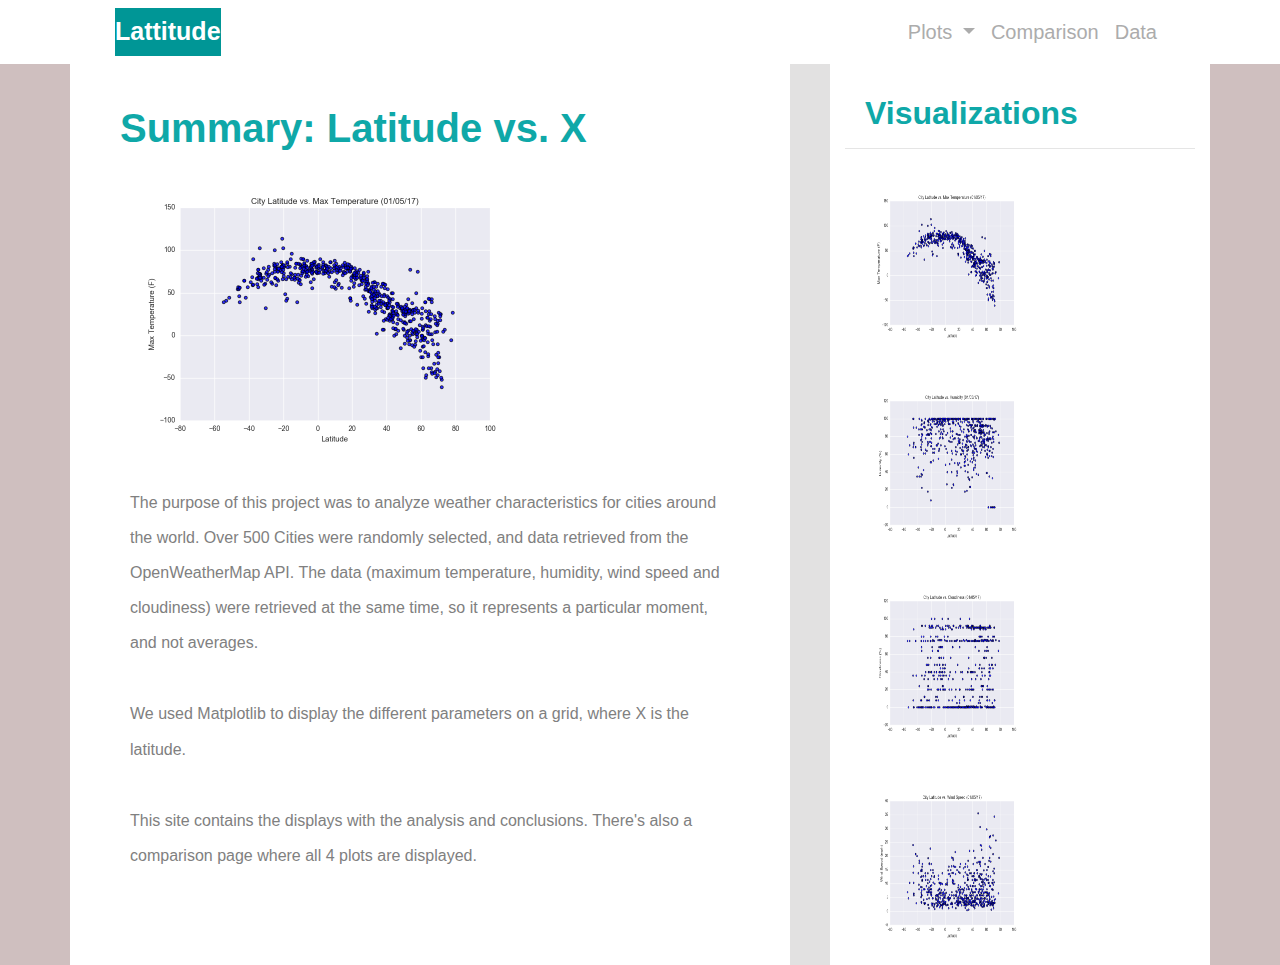
<file: index.html>
<!DOCTYPE html>
<html lang="en-us">

<head>
  <meta charset="UTF-8">
  <title>LATTITUDE</title>
  <link rel="stylesheet" href="https://stackpath.bootstrapcdn.com/bootstrap/4.3.1/css/bootstrap.min.css" integrity="sha384-ggOyR0iXCbMQv3Xipma34MD+dH/1fQ784/j6cY/iJTQUOhcWr7x9JvoRxT2MZw1T" crossorigin="anonymous">

  <script src="https://code.jquery.com/jquery-3.3.1.slim.min.js" integrity="sha384-q8i/X+965DzO0rT7abK41JStQIAqVgRVzpbzo5smXKp4YfRvH+8abtTE1Pi6jizo" crossorigin="anonymous"></script>
  <script src="https://cdnjs.cloudflare.com/ajax/libs/popper.js/1.14.7/umd/popper.min.js" integrity="sha384-UO2eT0CpHqdSJQ6hJty5KVphtPhzWj9WO1clHTMGa3JDZwrnQq4sF86dIHNDz0W1" crossorigin="anonymous"></script>
  <script src="https://stackpath.bootstrapcdn.com/bootstrap/4.3.1/js/bootstrap.min.js" integrity="sha384-JjSmVgyd0p3pXB1rRibZUAYoIIy6OrQ6VrjIEaFf/nJGzIxFDsf4x0xIM+B07jRM" crossorigin="anonymous"></script>

  <link rel="stylesheet" href="style.css">
  <style>
      body {background-color:rgb(207, 191, 191)}
</style>
</head>

<body >
  <nav class="navbar navbar-expand-lg">
      <div class="container-fluid">
        <div class="navbar-header">
          <a class="navbar-brand" href="index.html">Lattitude</a>
        </div>
    <button class="navbar-toggler" type="button" data-toggle="collapse" data-target="#navbarSupportedContent" aria-controls="navbarSupportedContent" aria-expanded="false" aria-label="Toggle navigation">
      <span class="navbar-toggler-icon"></span>
    </button>
    <div class="collapse navbar-collapse" id="navbarSupportedContent">
      <ul class="navbar-nav ml-auto">
            <li class="nav-item dropdown">
                    <a class="nav-link dropdown-toggle" href="#" id="navbarDropdown" role="button" data-toggle="dropdown" aria-haspopup="true" aria-expanded="false">
                      Plots
                    </a>
                    <div class="dropdown-menu" aria-labelledby="navbarDropdown">
                            <a class="dropdown-item" href="maxtemp.html">Maximum Temperature</a>
                            <a class="dropdown-item" href="humidity.html">Humidity</a>
                            <a class="dropdown-item" href="cloudiness.html">Cloudiness</a>
                            <a class="dropdown-item" href="windspeed.html">Wind Speed</a>
                    </div>
                  </li>
        <li class="nav-item active">
          <a class="nav-link" href="#">Comparison </a>
        </li>
        <li class="nav-item active">
          <a class="nav-link" href="datasheet.htm">Data </a>
        </li>
      </ul>
    </div>
    </div>
  </nav>

  <div class="container">
      <div class=row>
        <div class="col-lg-8 col-sm-12">
        <h1>Summary: Latitude vs. X</h1>
        <img src="Resources/assets/images/Fig1.png" alt="Lattitude Landing example" height = 275 width=400 align=”left”>
        <p>The purpose of this project was to analyze weather characteristics for cities around the world. Over 500 Cities were randomly selected,
           and data retrieved from the OpenWeatherMap API. The data (maximum temperature, humidity, wind speed and cloudiness) were retrieved at the same time, 
           so it represents a particular moment, and not averages.</p>
        <p>We used Matplotlib to display the different parameters on a grid, where X is the latitude.</p>
        <p>This site contains the displays with the analysis and conclusions. There's also a comparison page where 
            all 4 plots are displayed.
          </p>
          </div>
          <div class="col-md-4 col-sm-12">
          <h2>Visualizations</h2>
          <hr>
              <div class= "col-md-6 col-sm-3">
                  <a href="maxtemp.html">
                  <img src="Resources/assets/images/Fig1.png" alt="maxtemp" height="160" width="160"> 
                  </a>
              </div> 
              <div class= "col-md-6 col-sm-3">
                  <a href="humidity.html">
                  <img src="Resources/assets/images/Fig2.png" alt="humidity" height="160" width="160">
                  </a>
              </div> 
              <div class= "col-md-6 col-sm-3">
                  <a href="cloudiness.html">
                   <img src="Resources/assets/images/Fig3.png" alt="cloudiness" height="160" width="160">
                   </a>
              </div> 
              <div class= "col-md-6 col-sm-3">
                  <a href="windspeed.html">
                    <img src="Resources/assets/images/Fig4.png" alt="windspeed" height="160" width="160">
                    </a>
              </div> 
            </div>
        </div>
  </div>
  </body>
  </html>
</file>
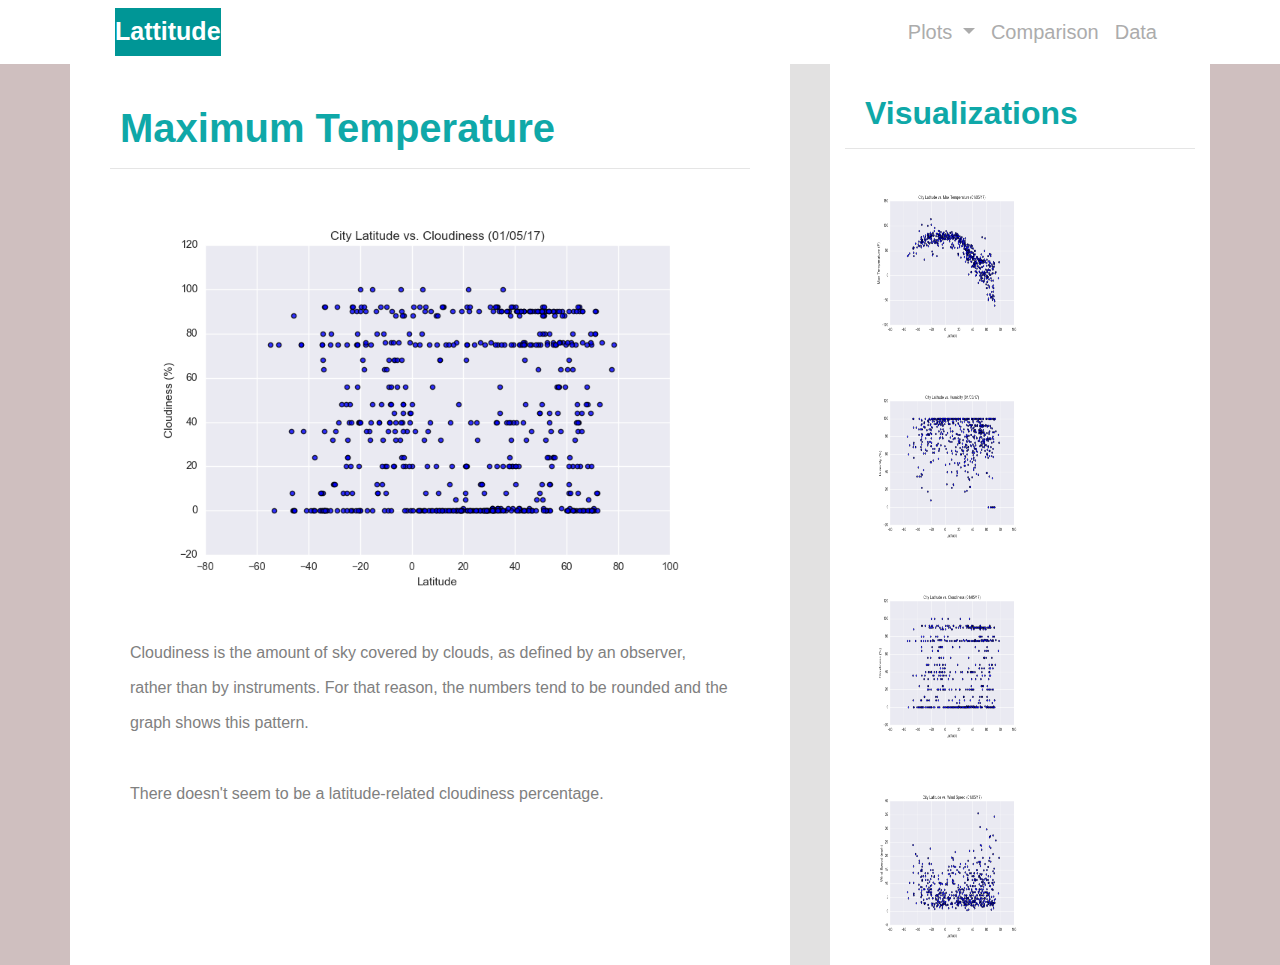
<file: cloudiness.html>
<!DOCTYPE html>
<html lang="en-us">

<head>
  <meta charset="UTF-8">
  <title>CLOUDINESS</title>
  <link rel="stylesheet" href="https://stackpath.bootstrapcdn.com/bootstrap/4.3.1/css/bootstrap.min.css" integrity="sha384-ggOyR0iXCbMQv3Xipma34MD+dH/1fQ784/j6cY/iJTQUOhcWr7x9JvoRxT2MZw1T" crossorigin="anonymous">

  <script src="https://code.jquery.com/jquery-3.3.1.slim.min.js" integrity="sha384-q8i/X+965DzO0rT7abK41JStQIAqVgRVzpbzo5smXKp4YfRvH+8abtTE1Pi6jizo" crossorigin="anonymous"></script>
  <script src="https://cdnjs.cloudflare.com/ajax/libs/popper.js/1.14.7/umd/popper.min.js" integrity="sha384-UO2eT0CpHqdSJQ6hJty5KVphtPhzWj9WO1clHTMGa3JDZwrnQq4sF86dIHNDz0W1" crossorigin="anonymous"></script>
  <script src="https://stackpath.bootstrapcdn.com/bootstrap/4.3.1/js/bootstrap.min.js" integrity="sha384-JjSmVgyd0p3pXB1rRibZUAYoIIy6OrQ6VrjIEaFf/nJGzIxFDsf4x0xIM+B07jRM" crossorigin="anonymous"></script>

  <link rel="stylesheet" href="style.css">
  <style>
      body {background-color:rgb(207, 191, 191)}
</style>
</head>

<body >
  <nav class="navbar navbar-expand-lg">
      <div class="container-fluid">
        <div class="navbar-header">
          <a class="navbar-brand" href="index.html">Lattitude</a>
        </div>
    <button class="navbar-toggler" type="button" data-toggle="collapse" data-target="#navbarSupportedContent" aria-controls="navbarSupportedContent" aria-expanded="false" aria-label="Toggle navigation">
      <span class="navbar-toggler-icon"></span>
    </button>
    <div class="collapse navbar-collapse" id="navbarSupportedContent">
      <ul class="navbar-nav ml-auto">
            <li class="nav-item dropdown">
                    <a class="nav-link dropdown-toggle" href="#" id="navbarDropdown" role="button" data-toggle="dropdown" aria-haspopup="true" aria-expanded="false">
                      Plots
                    </a>
                    <div class="dropdown-menu" aria-labelledby="navbarDropdown">
                            <a class="dropdown-item" href="maxtemp.html">Maximum Temperature</a>
                            <a class="dropdown-item" href="humidity.html">Humidity</a>
                            <a class="dropdown-item" href="cloudiness.html">Cloudiness</a>
                            <a class="dropdown-item" href="windspeed.html">Wind Speed</a>
                    </div>
                  </li>
        <li class="nav-item active">
          <a class="nav-link" href="#">Comparison </a>
        </li>
        <li class="nav-item active">
          <a class="nav-link" href="datasheet.htm">Data </a>
        </li>
      </ul>
    </div>
    </div>
  </nav>
    
    <div class="container">
          <div class="row">
            <div class="col-lg-8 col-sm-12">
              <h1>Maximum Temperature</h1>
              <hr>
                <img src="Resources/assets/images/Fig3.png" alt="maxtemp" height="400" width="600" align="center">
                <p>Cloudiness is the amount of sky covered by clouds, as defined by an observer, rather than by instruments. For that reason, the numbers tend to be rounded and the graph shows this pattern.
                </p>
                <p>There doesn't seem to be a latitude-related cloudiness percentage.</p>
            </div>
            <div class="col-md-4 col-sm-12">
                <h2>Visualizations</h2>
                <hr>
                    <div class= "col-md-6 col-sm-3">
                        <a href="maxtemp.html">
                        <img src="Resources/assets/images/Fig1.png" alt="maxtemp" height="160" width="160"> 
                        </a>
                    </div> 
                    <div class= "col-md-6 col-sm-3">
                        <a href="humidity.html">
                        <img src="Resources/assets/images/Fig2.png" alt="humidity" height="160" width="160">
                        </a>
                    </div> 
                    <div class= "col-md-6 col-sm-3">
                        <a href="cloudiness.html">
                         <img src="Resources/assets/images/Fig3.png" alt="cloudiness" height="160" width="160">
                         </a>
                    </div> 
                    <div class= "col-md-6 col-sm-3">
                        <a href="windspeed.html">
                          <img src="Resources/assets/images/Fig4.png" alt="windspeed" height="160" width="160">
                          </a>
                    </div> 
                  </div>
        </div>
    </div>
</body>
</html>
</file>
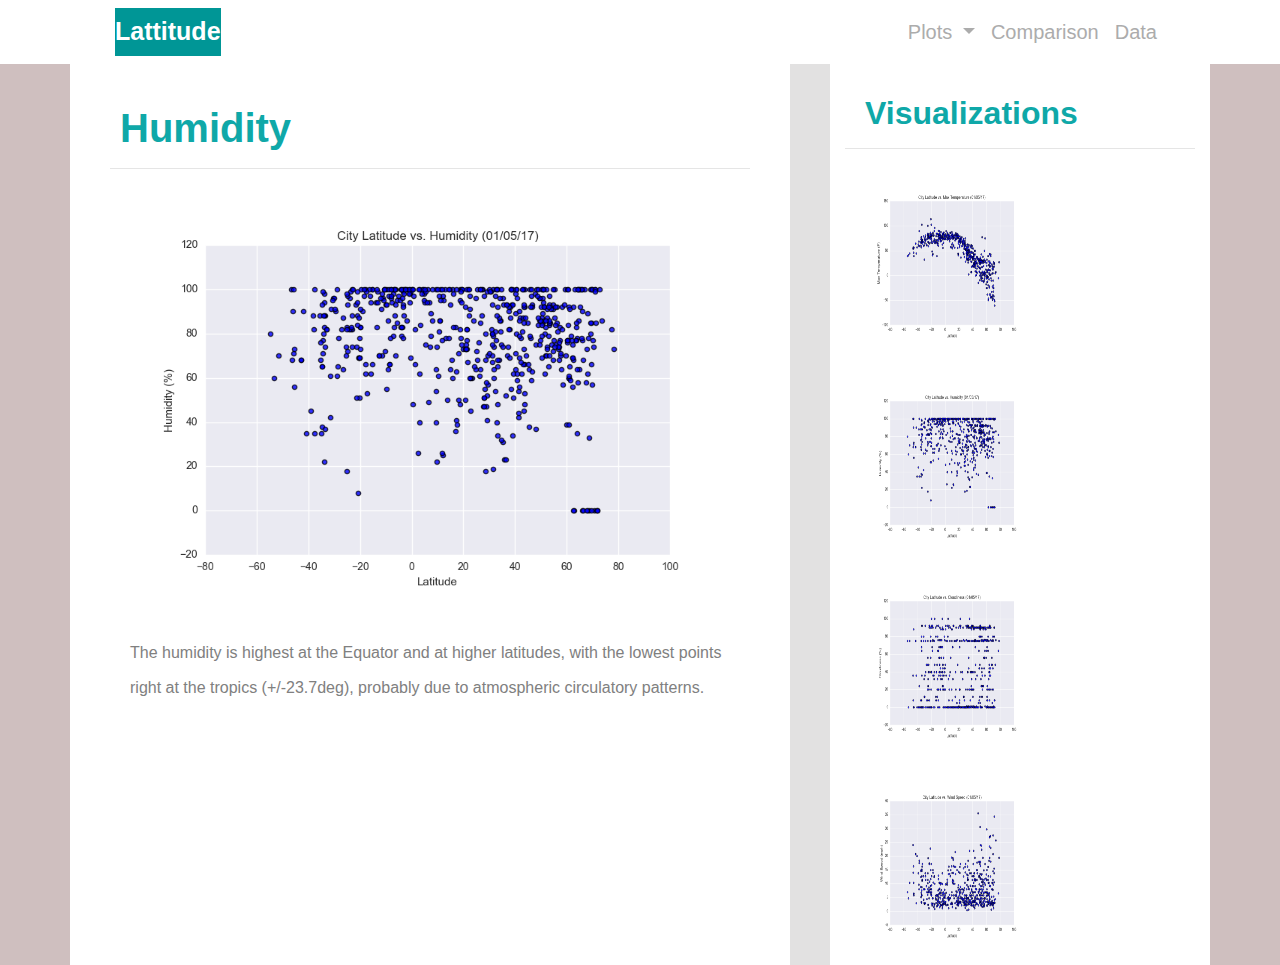
<file: humidity.html>
<!DOCTYPE html>
<html lang="en-us">

<head>
  <meta charset="UTF-8">
  <title>HUMIDITY</title>
  <link rel="stylesheet" href="https://stackpath.bootstrapcdn.com/bootstrap/4.3.1/css/bootstrap.min.css" integrity="sha384-ggOyR0iXCbMQv3Xipma34MD+dH/1fQ784/j6cY/iJTQUOhcWr7x9JvoRxT2MZw1T" crossorigin="anonymous">

  <script src="https://code.jquery.com/jquery-3.3.1.slim.min.js" integrity="sha384-q8i/X+965DzO0rT7abK41JStQIAqVgRVzpbzo5smXKp4YfRvH+8abtTE1Pi6jizo" crossorigin="anonymous"></script>
  <script src="https://cdnjs.cloudflare.com/ajax/libs/popper.js/1.14.7/umd/popper.min.js" integrity="sha384-UO2eT0CpHqdSJQ6hJty5KVphtPhzWj9WO1clHTMGa3JDZwrnQq4sF86dIHNDz0W1" crossorigin="anonymous"></script>
  <script src="https://stackpath.bootstrapcdn.com/bootstrap/4.3.1/js/bootstrap.min.js" integrity="sha384-JjSmVgyd0p3pXB1rRibZUAYoIIy6OrQ6VrjIEaFf/nJGzIxFDsf4x0xIM+B07jRM" crossorigin="anonymous"></script>

  <link rel="stylesheet" href="style.css">
  <style>
      body {background-color:rgb(207, 191, 191)}
</style>
</head>

<body >
  <nav class="navbar navbar-expand-lg">
      <div class="container-fluid">
        <div class="navbar-header">
          <a class="navbar-brand" href="index.html">Lattitude</a>
        </div>
    <button class="navbar-toggler" type="button" data-toggle="collapse" data-target="#navbarSupportedContent" aria-controls="navbarSupportedContent" aria-expanded="false" aria-label="Toggle navigation">
      <span class="navbar-toggler-icon"></span>
    </button>
    <div class="collapse navbar-collapse" id="navbarSupportedContent">
      <ul class="navbar-nav ml-auto">
            <li class="nav-item dropdown">
                    <a class="nav-link dropdown-toggle" href="#" id="navbarDropdown" role="button" data-toggle="dropdown" aria-haspopup="true" aria-expanded="false">
                      Plots
                    </a>
                    <div class="dropdown-menu" aria-labelledby="navbarDropdown">
                            <a class="dropdown-item" href="maxtemp.html">Maximum Temperature</a>
                            <a class="dropdown-item" href="humidity.html">Humidity</a>
                            <a class="dropdown-item" href="cloudiness.html">Cloudiness</a>
                            <a class="dropdown-item" href="windspeed.html">Wind Speed</a>
                    </div>
                  </li>
        <li class="nav-item active">
          <a class="nav-link" href="#">Comparison </a>
        </li>
        <li class="nav-item active">
          <a class="nav-link" href="datasheet.htm">Data </a>
        </li>
      </ul>
    </div>
    </div>
  </nav>
    
    <div class="container">
          <div class="row">
            <div class="col-lg-8 col-sm-12">
              <h1>Humidity</h1>
              <hr>
                <img src="Resources/assets/images/Fig2.png" alt="maxtemp" height="400" width="600" align="center">
                <p>The humidity is highest at the Equator and at higher latitudes, with the lowest points right at the tropics (+/-23.7deg), probably due to atmospheric circulatory patterns.
                </p>
            </div>
            <div class="col-md-4 col-sm-12">
                <h2>Visualizations</h2>
                <hr>
                    <div class= "col-md-6 col-sm-3">
                        <a href="maxtemp.html">
                        <img src="Resources/assets/images/Fig1.png" alt="maxtemp" height="160" width="160"> 
                        </a>
                    </div> 
                    <div class= "col-md-6 col-sm-3">
                        <a href="humidity.html">
                        <img src="Resources/assets/images/Fig2.png" alt="humidity" height="160" width="160">
                        </a>
                    </div> 
                    <div class= "col-md-6 col-sm-3">
                        <a href="cloudiness.html">
                         <img src="Resources/assets/images/Fig3.png" alt="cloudiness" height="160" width="160">
                         </a>
                    </div> 
                    <div class= "col-md-6 col-sm-3">
                        <a href="windspeed.html">
                          <img src="Resources/assets/images/Fig4.png" alt="windspeed" height="160" width="160">
                          </a>
                    </div> 
                  </div>
        </div>
    </div>
</body>
</html>
</file>
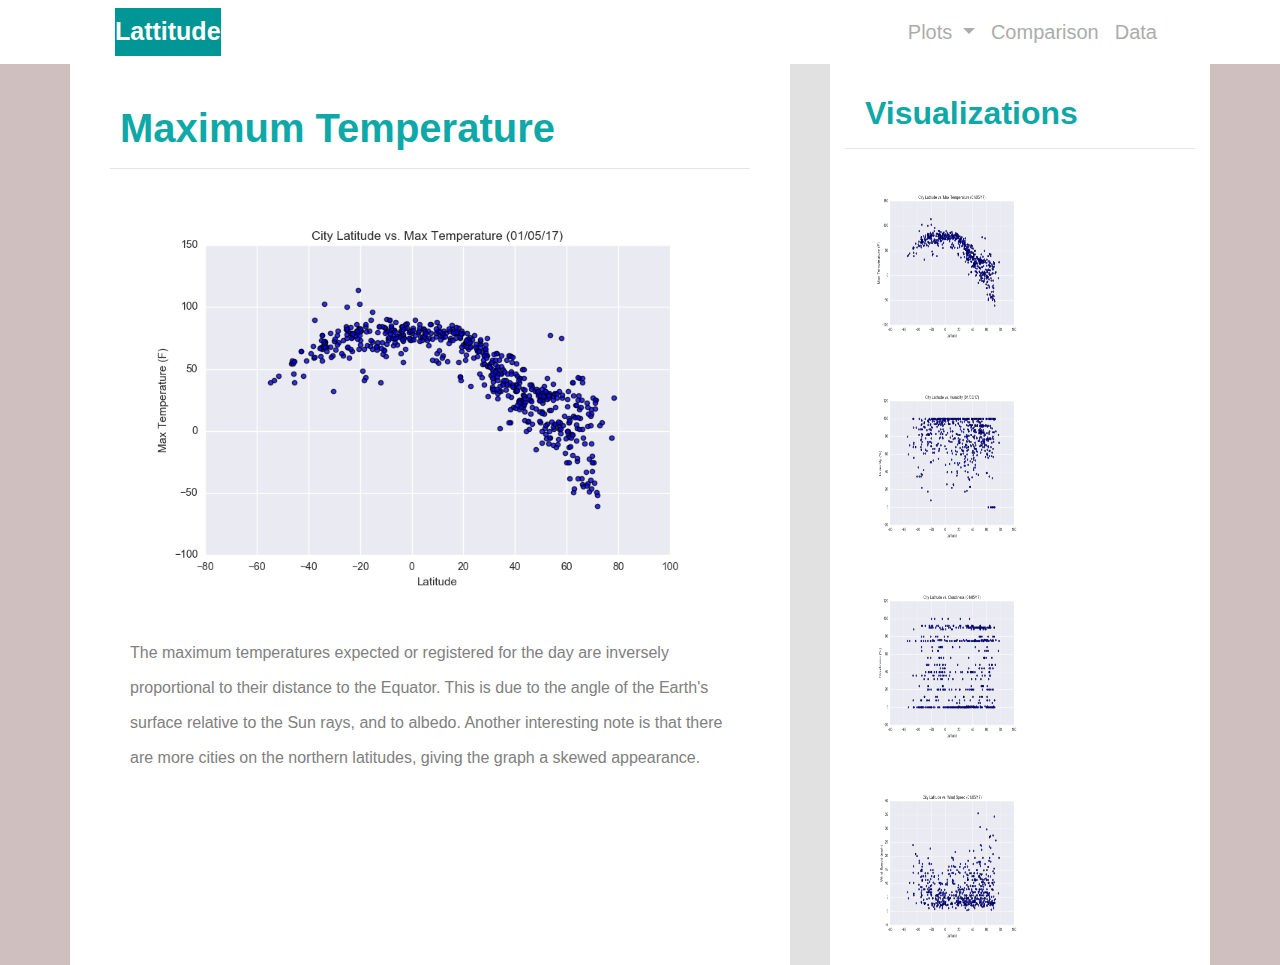
<file: maxtemp.html>
<!DOCTYPE html>
<html lang="en-us">

<head>
  <meta charset="UTF-8">
  <title>LATTITUDE</title>
  <link rel="stylesheet" href="https://stackpath.bootstrapcdn.com/bootstrap/4.3.1/css/bootstrap.min.css" integrity="sha384-ggOyR0iXCbMQv3Xipma34MD+dH/1fQ784/j6cY/iJTQUOhcWr7x9JvoRxT2MZw1T" crossorigin="anonymous">

  <script src="https://code.jquery.com/jquery-3.3.1.slim.min.js" integrity="sha384-q8i/X+965DzO0rT7abK41JStQIAqVgRVzpbzo5smXKp4YfRvH+8abtTE1Pi6jizo" crossorigin="anonymous"></script>
  <script src="https://cdnjs.cloudflare.com/ajax/libs/popper.js/1.14.7/umd/popper.min.js" integrity="sha384-UO2eT0CpHqdSJQ6hJty5KVphtPhzWj9WO1clHTMGa3JDZwrnQq4sF86dIHNDz0W1" crossorigin="anonymous"></script>
  <script src="https://stackpath.bootstrapcdn.com/bootstrap/4.3.1/js/bootstrap.min.js" integrity="sha384-JjSmVgyd0p3pXB1rRibZUAYoIIy6OrQ6VrjIEaFf/nJGzIxFDsf4x0xIM+B07jRM" crossorigin="anonymous"></script>

  <link rel="stylesheet" href="style.css">
  <style>
      body {background-color:rgb(207, 191, 191)}
</style>
</head>

<body >
  <nav class="navbar navbar-expand-lg">
      <div class="container-fluid">
        <div class="navbar-header">
          <a class="navbar-brand" href="index.html">Lattitude</a>
        </div>
    <button class="navbar-toggler" type="button" data-toggle="collapse" data-target="#navbarSupportedContent" aria-controls="navbarSupportedContent" aria-expanded="false" aria-label="Toggle navigation">
      <span class="navbar-toggler-icon"></span>
    </button>
    <div class="collapse navbar-collapse" id="navbarSupportedContent">
      <ul class="navbar-nav ml-auto">
            <li class="nav-item dropdown">
                    <a class="nav-link dropdown-toggle" href="#" id="navbarDropdown" role="button" data-toggle="dropdown" aria-haspopup="true" aria-expanded="false">
                      Plots
                    </a>
                    <div class="dropdown-menu" aria-labelledby="navbarDropdown">
                            <a class="dropdown-item" href="maxtemp.html">Maximum Temperature</a>
                            <a class="dropdown-item" href="humidity.html">Humidity</a>
                            <a class="dropdown-item" href="cloudiness.html">Cloudiness</a>
                            <a class="dropdown-item" href="windspeed.html">Wind Speed</a>
                    </div>
                  </li>
        <li class="nav-item active">
          <a class="nav-link" href="#">Comparison </a>
        </li>
        <li class="nav-item active">
          <a class="nav-link" href="datasheet.htm">Data </a>
        </li>
      </ul>
    </div>
    </div>
  </nav>
    
    <div class="container">
          <div class="row">
            <div class="col-lg-8 col-sm-12">
              <h1>Maximum Temperature</h1>
              <hr>
                <img src="Resources/assets/images/Fig1.png" alt="maxtemp" height="400" width="600" align="center">
                <p>The maximum temperatures expected or registered for the day are inversely proportional to their 
                  distance to the Equator. This is due to the angle of the Earth's surface relative to the Sun rays, and to albedo.
                   Another interesting note is that there are more cities on the northern latitudes, giving the graph a skewed appearance.
                </p>
            </div>
            <div class="col-md-4 col-sm-12">
                <h2>Visualizations</h2>
                <hr>
                    <div class= "col-md-6 col-sm-3">
                        <a href="maxtemp.html">
                        <img src="Resources/assets/images/Fig1.png" alt="maxtemp" height="160" width="160"> 
                        </a>
                    </div> 
                    <div class= "col-md-6 col-sm-3">
                        <a href="humidity.html">
                        <img src="Resources/assets/images/Fig2.png" alt="humidity" height="160" width="160">
                        </a>
                    </div> 
                    <div class= "col-md-6 col-sm-3">
                        <a href="cloudiness.html">
                         <img src="Resources/assets/images/Fig3.png" alt="cloudiness" height="160" width="160">
                         </a>
                    </div> 
                    <div class= "col-md-6 col-sm-3">
                        <a href="windspeed.html">
                          <img src="Resources/assets/images/Fig4.png" alt="windspeed" height="160" width="160">
                          </a>
                    </div> 
                  </div>
        </div>
    </div>
</body>
<script src="https://cdnjs.cloudflare.com/ajax/libs/jquery/3.3.1/jquery.min.js"></script>
<script src="https://cdnjs.cloudflare.com/ajax/libs/twitter-bootstrap/3.3.7/js/bootstrap.min.js"></script>
</html>
</file>
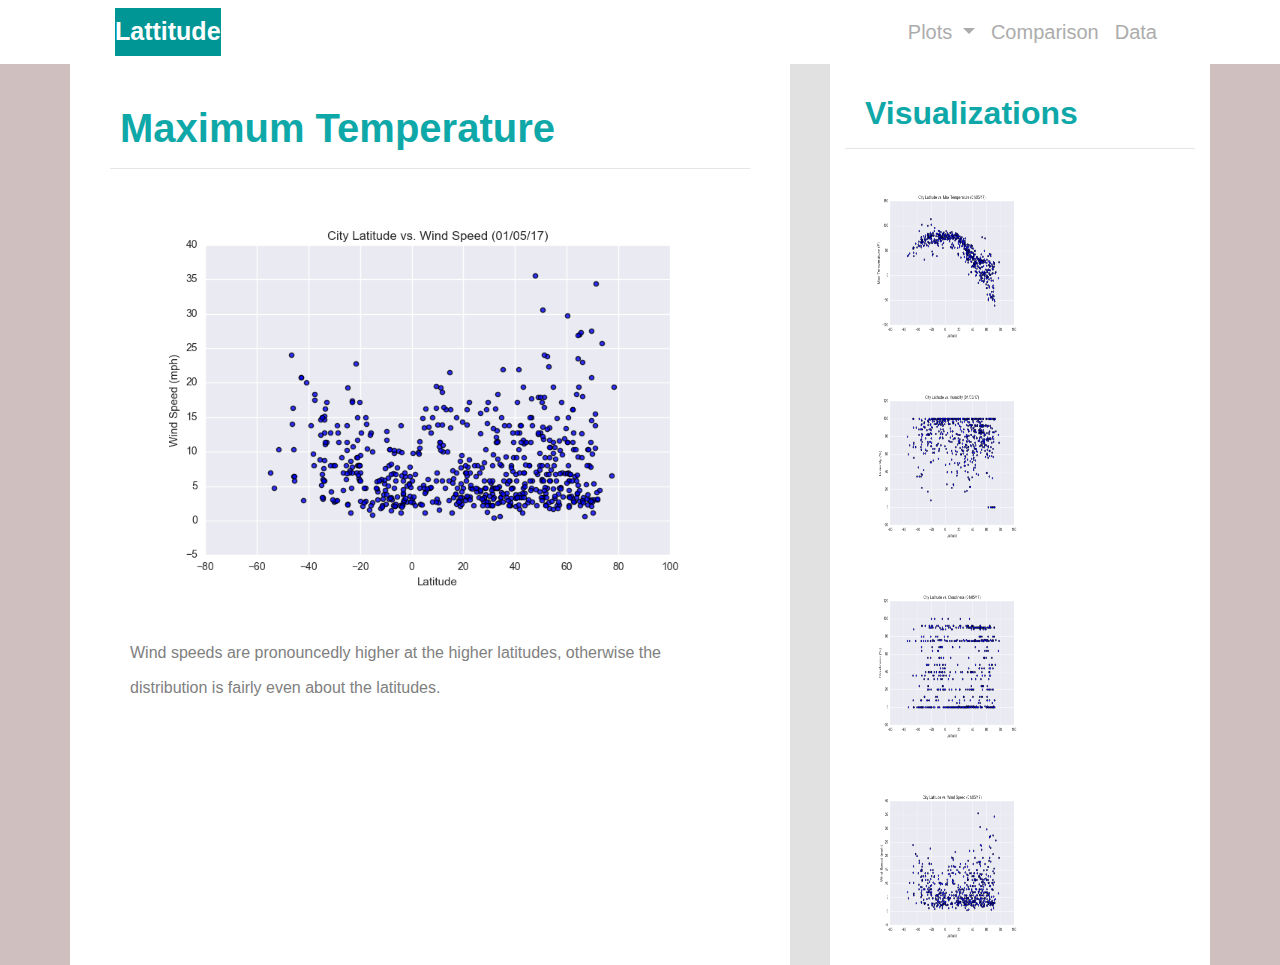
<file: windspeed.html>
<!DOCTYPE html>
<html lang="en-us">

<head>
  <meta charset="UTF-8">
  <title>WIND SPEED</title>
  <link rel="stylesheet" href="https://stackpath.bootstrapcdn.com/bootstrap/4.3.1/css/bootstrap.min.css" integrity="sha384-ggOyR0iXCbMQv3Xipma34MD+dH/1fQ784/j6cY/iJTQUOhcWr7x9JvoRxT2MZw1T" crossorigin="anonymous">

  <script src="https://code.jquery.com/jquery-3.3.1.slim.min.js" integrity="sha384-q8i/X+965DzO0rT7abK41JStQIAqVgRVzpbzo5smXKp4YfRvH+8abtTE1Pi6jizo" crossorigin="anonymous"></script>
  <script src="https://cdnjs.cloudflare.com/ajax/libs/popper.js/1.14.7/umd/popper.min.js" integrity="sha384-UO2eT0CpHqdSJQ6hJty5KVphtPhzWj9WO1clHTMGa3JDZwrnQq4sF86dIHNDz0W1" crossorigin="anonymous"></script>
  <script src="https://stackpath.bootstrapcdn.com/bootstrap/4.3.1/js/bootstrap.min.js" integrity="sha384-JjSmVgyd0p3pXB1rRibZUAYoIIy6OrQ6VrjIEaFf/nJGzIxFDsf4x0xIM+B07jRM" crossorigin="anonymous"></script>

  <link rel="stylesheet" href="style.css">
  <style>
      body {background-color:rgb(207, 191, 191)}
</style>
</head>

<body >
  <nav class="navbar navbar-expand-lg">
      <div class="container-fluid">
        <div class="navbar-header">
          <a class="navbar-brand" href="index.html">Lattitude</a>
        </div>
    <button class="navbar-toggler" type="button" data-toggle="collapse" data-target="#navbarSupportedContent" aria-controls="navbarSupportedContent" aria-expanded="false" aria-label="Toggle navigation">
      <span class="navbar-toggler-icon"></span>
    </button>
    <div class="collapse navbar-collapse" id="navbarSupportedContent">
      <ul class="navbar-nav ml-auto">
            <li class="nav-item dropdown">
                    <a class="nav-link dropdown-toggle" href="#" id="navbarDropdown" role="button" data-toggle="dropdown" aria-haspopup="true" aria-expanded="false">
                      Plots
                    </a>
                    <div class="dropdown-menu" aria-labelledby="navbarDropdown">
                            <a class="dropdown-item" href="maxtemp.html">Maximum Temperature</a>
                            <a class="dropdown-item" href="humidity.html">Humidity</a>
                            <a class="dropdown-item" href="cloudiness.html">Cloudiness</a>
                            <a class="dropdown-item" href="windspeed.html">Wind Speed</a>
                    </div>
                  </li>
        <li class="nav-item active">
          <a class="nav-link" href="#">Comparison </a>
        </li>
        <li class="nav-item active">
          <a class="nav-link" href="datasheet.htm">Data </a>
        </li>
      </ul>
    </div>
    </div>
  </nav>
    
    <div class="container">
          <div class="row">
            <div class="col-lg-8 col-sm-12">
              <h1>Maximum Temperature</h1>
              <hr>
                <img src="Resources/assets/images/Fig4.png" alt="maxtemp" height="400" width="600" align="center">
                <p>Wind speeds are pronouncedly higher at the higher latitudes, otherwise the distribution is fairly even about the latitudes.
                </p>
            </div>
            <div class="col-md-4 col-sm-12">
                <h2>Visualizations</h2>
                <hr>
                    <div class= "col-md-6 col-sm-3">
                        <a href="maxtemp.html">
                        <img src="Resources/assets/images/Fig1.png" alt="maxtemp" height="160" width="160"> 
                        </a>
                    </div> 
                    <div class= "col-md-6 col-sm-3">
                        <a href="humidity.html">
                        <img src="Resources/assets/images/Fig2.png" alt="humidity" height="160" width="160">
                        </a>
                    </div> 
                    <div class= "col-md-6 col-sm-3">
                        <a href="cloudiness.html">
                         <img src="Resources/assets/images/Fig3.png" alt="cloudiness" height="160" width="160">
                         </a>
                    </div> 
                    <div class= "col-md-6 col-sm-3">
                        <a href="windspeed.html">
                          <img src="Resources/assets/images/Fig4.png" alt="windspeed" height="160" width="160">
                          </a>
                    </div> 
                  </div>
        </div>
    </div>
</body>
</html>
</file>
<file: style.css>
.navbar {
  background: hsl(0, 0%, 100%);
  font-size: 20px;
  padding-left: 100px;
  padding-right: 100px;
}

.navbar-brand {
  font-size: 25px;
  font-family: Arial, Helvetica, sans-serif;
  font-weight: bold;
  color: rgb(255, 255, 255);
  background: rgb(0, 150, 150);
}

.navbar li a {
  display: block;
  color: rgb(172, 172, 172);
}

.container {
  display: block;
  background-color: white;
}

.container h1 {
  color:  rgb(15, 168, 168);
  font-family: Arial, Helvetica, sans-serif;
  font-weight: bold;
  margin-left: 10px;
}

.container h2 {
  color:  rgb(15, 168, 168);
  padding-top: 30px;
  padding-left: 20px;
  font-family: Arial, Helvetica, sans-serif;
  font-weight: bold;
}
.container img {
  display: inline;
  margin: 20px 20px;
}
.container p {
  display: block;
  padding: 10px;
  line-height: 2.2;
  padding-left: 20px;
  padding-right: 20px;
  color: rgb(128, 128, 128);
}

.col-lg-8 {
  border-right: solid rgb(226, 225, 225);
  border-right-width: 40px;
  padding: 40px;
}

.col-md-6 {
  margin-left: -10px;
}
.container h3 {
  color:  rgb(15, 168, 168);
  text-align: center;
  font-family: Arial, Helvetica, sans-serif;
  font-weight: bold;
}

#maintable {  
  width: 100%;
  border-collapse: collapse; 
  border-spacing: 40px;
  padding: 50px;
}
#maintable td, th { border: 1px solid #CCC; 
text-align:  center;}  


#maintable th {  
  background: #F3F3F3; /* Light grey background */
  font-weight: bold; /* Make sure they're bold */
}

#maintable td {  
  background: #FAFAFA; /* Lighter grey background */
  text-align: center; /* Center our text */
}

.boxx {
  border: solid rgb(15, 168, 168);

}

@media (max-width: 800px)
{
  .col-lg-8 {
      border-bottom: solid rgb(226, 225, 225);
      border-bottom-width: 40px;
      border-right: 20px;
  }
}
</file>
